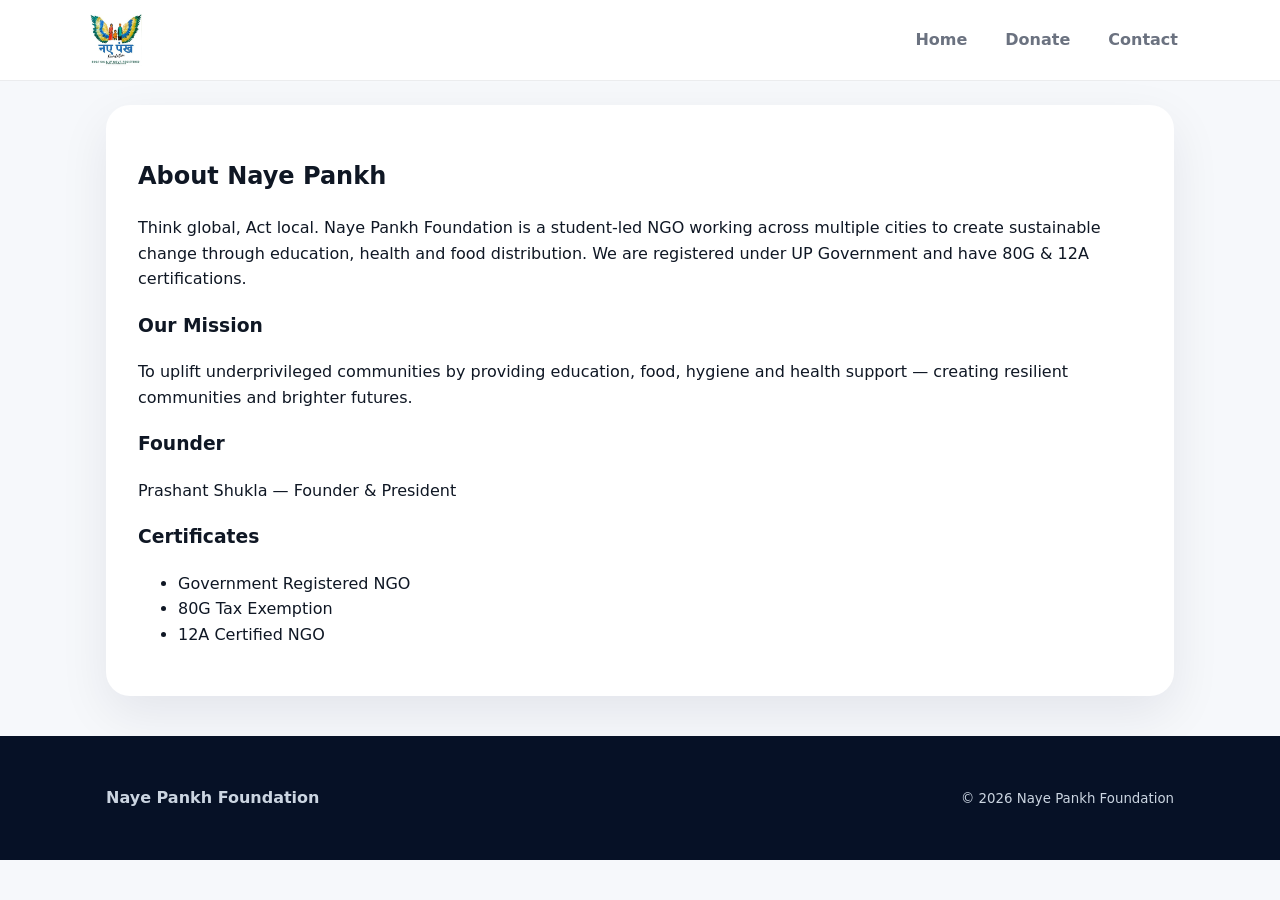
<file: about.html>
<!doctype html>
<html lang="en">
<head>
  <meta charset="utf-8" />
  <meta name="viewport" content="width=device-width, initial-scale=1" />
  <title>About — Naye Pankh</title>
  <link rel="stylesheet" href="css/styles.css">
</head>
<body>
  <header class="nav">
    <div class="container nav-inner">
      <div class="brand">
          <img class="logo" src="assets/logo.avif" alt="Naye Pankh Foundation">
      </div>
      <nav class="menu">
        <a href="index.html">Home</a>
        <a href="donate.html">Donate</a>
        <a href="contact.html">Contact</a>
      </nav>
    </div>
  </header>

  <main class="container">
    <section class="card">
      <h1>About Naye Pankh</h1>
      <p>Think global, Act local. Naye Pankh Foundation is a student-led NGO working across multiple cities to create sustainable change through education, health and food distribution. We are registered under UP Government and have 80G & 12A certifications.</p>
      <h3>Our Mission</h3>
      <p>To uplift underprivileged communities by providing education, food, hygiene and health support — creating resilient communities and brighter futures.</p>

      <h3>Founder</h3>
      <p>Prashant Shukla — Founder & President</p>

      <h3>Certificates</h3>
      <ul>
        <li>Government Registered NGO</li>
        <li>80G Tax Exemption</li>
        <li>12A Certified NGO</li>
      </ul>

    </section>
  </main>

  <footer class="site-footer">
    <div class="container footer-inner">
      <div>
        <h4>Naye Pankh Foundation</h4>
      </div>
      <div>
        <small>© 2026 Naye Pankh Foundation</small>
      </div>
    </div>
  </footer>
</body>
</html>
</file>
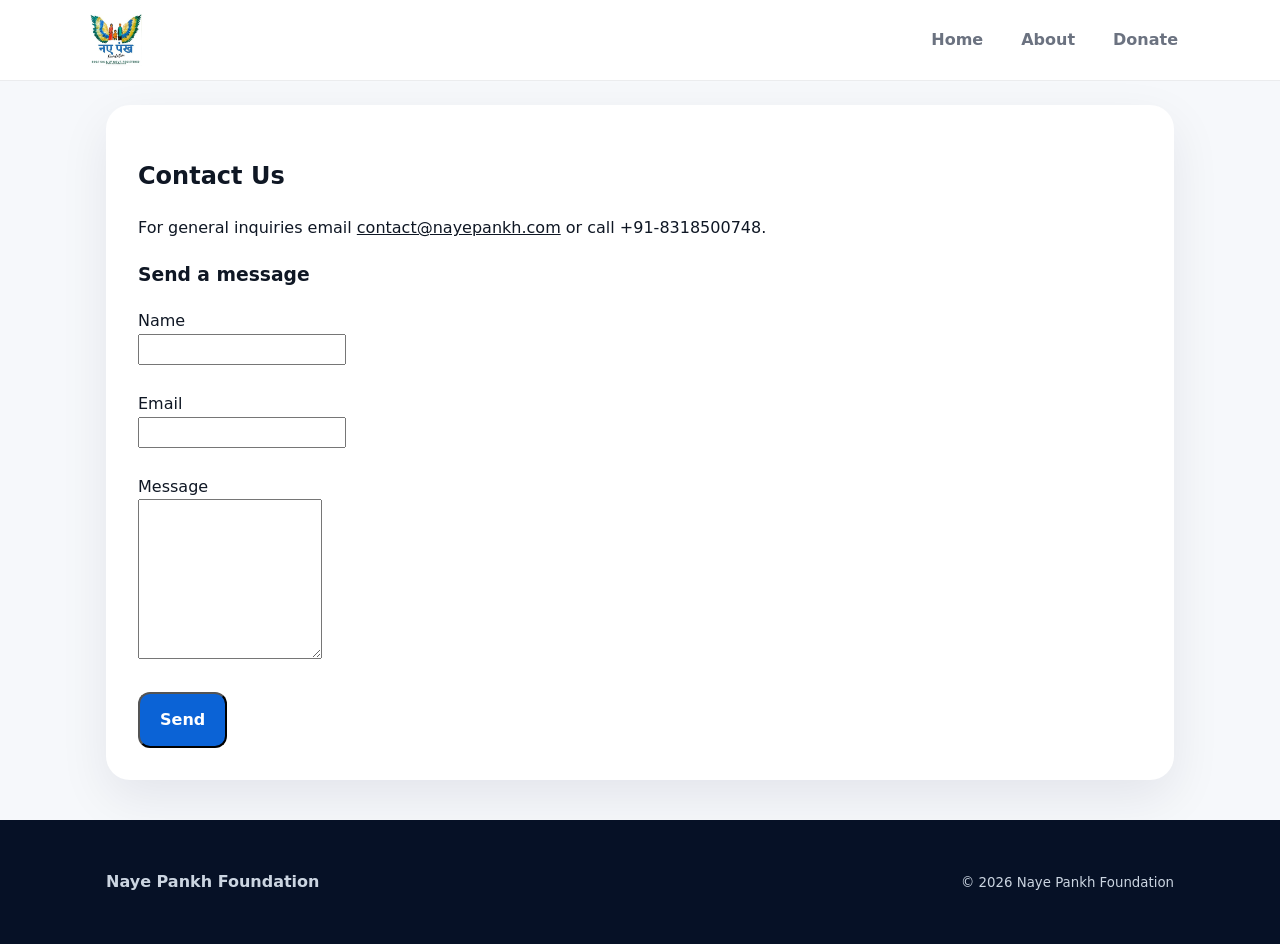
<file: contact.html>
<!doctype html>
<html lang="en">
<head>
  <meta charset="utf-8" />
  <meta name="viewport" content="width=device-width, initial-scale=1" />
  <title>Contact — Naye Pankh</title>
  <link rel="stylesheet" href="css/styles.css">
</head>
<body>
  <header class="nav">
    <div class="container nav-inner">
      <div class="brand">
          <img class="logo" src="assets/logo.avif" alt="Naye Pankh Foundation">
      </div>
      <nav class="menu">
        <a href="index.html">Home</a>
        <a href="about.html">About</a>
        <a href="donate.html">Donate</a>
      </nav>
    </div>
  </header>

  <main class="container">
    <section class="card">
      <h1>Contact Us</h1>
      <p>For general inquiries email <a href="mailto:contact@nayepankh.com">contact@nayepankh.com</a> or call +91-8318500748.</p>

      <h3>Send a message</h3>
      <form action="mailto:contact@nayepankh.com" method="post" enctype="text/plain">
        <label>Name<br><input type="text" name="name" required></label><br><br>
        <label>Email<br><input type="email" name="email" required></label><br><br>
        <label>Message<br><textarea name="message" rows="6" required></textarea></label><br><br>
        <button class="btn primary" type="submit">Send</button>
      </form>

    </section>
  </main>

  <footer class="site-footer">
    <div class="container footer-inner">
      <div>
        <h4>Naye Pankh Foundation</h4>
      </div>
      <div>
        <small>© 2026 Naye Pankh Foundation</small>
      </div>
    </div>
  </footer>
</body>
</html>
</file>
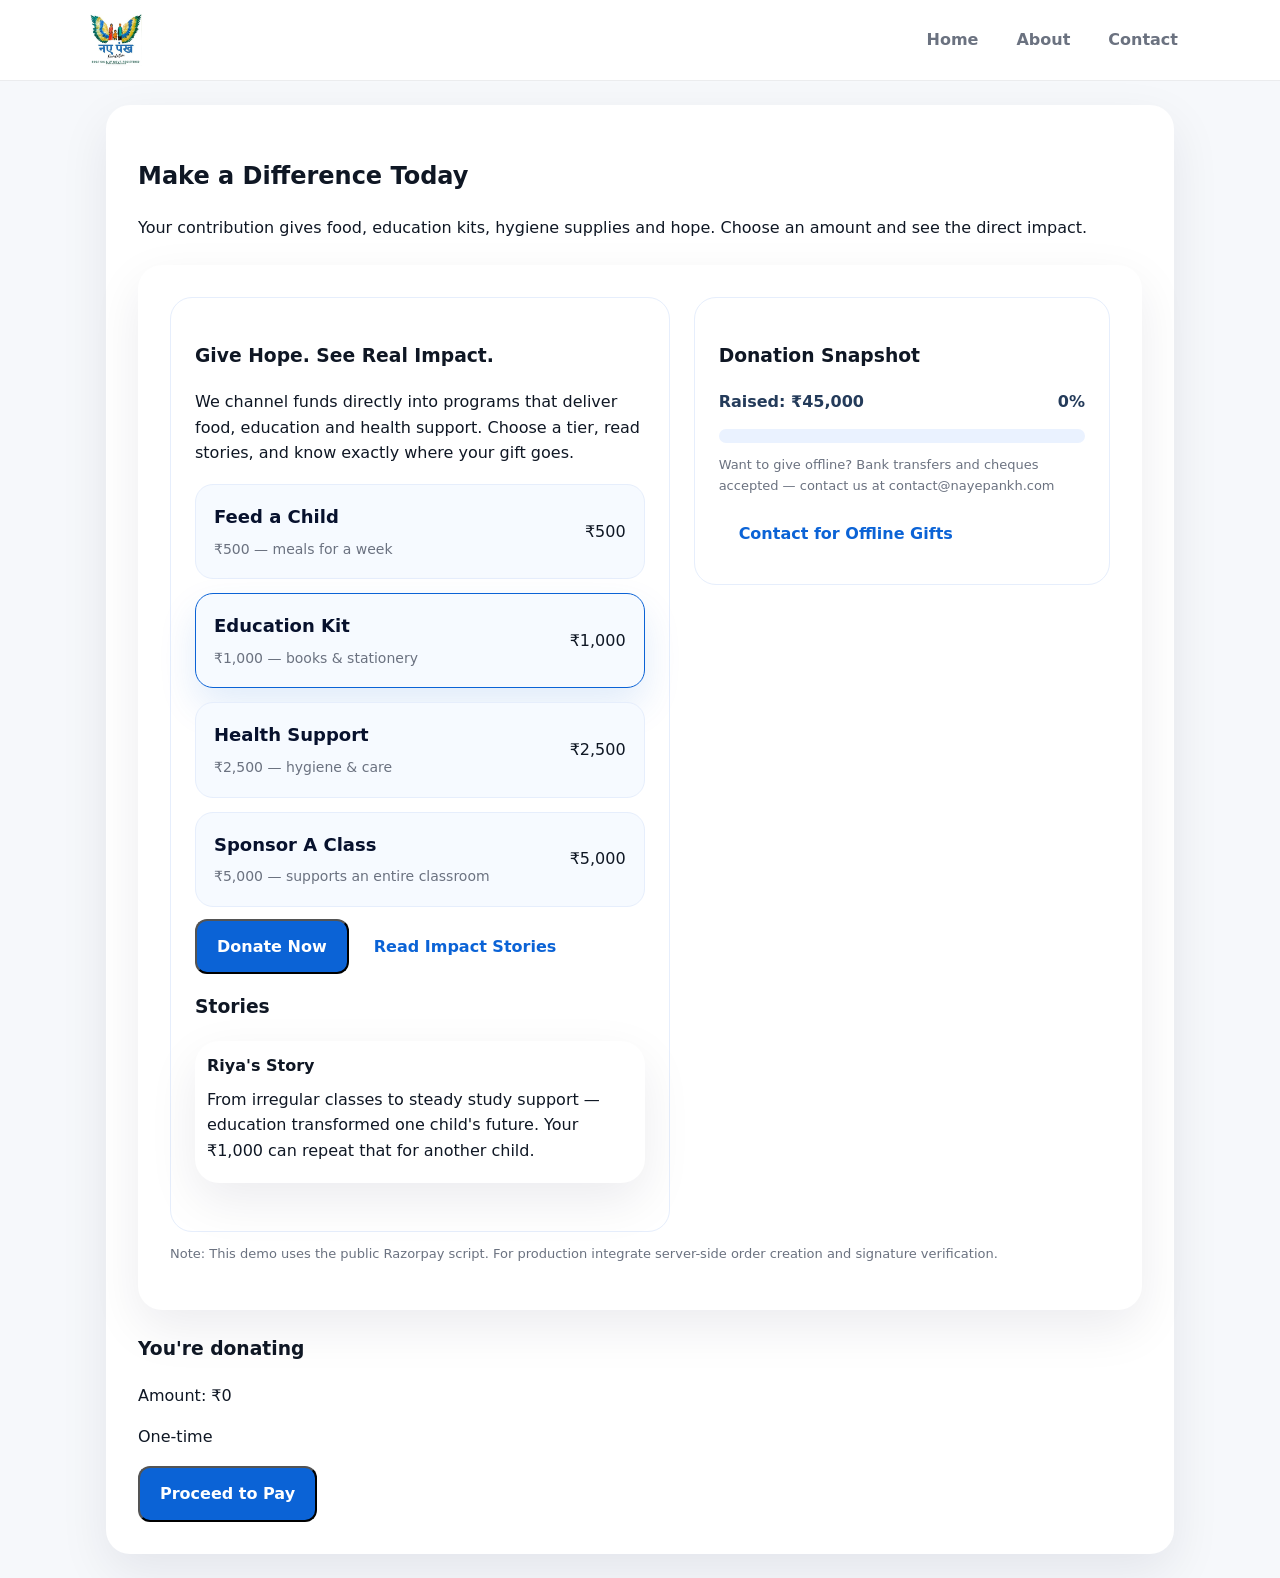
<file: donate.html>
<!doctype html>
<html lang="en">
<head>
  <meta charset="utf-8" />
  <meta name="viewport" content="width=device-width, initial-scale=1" />
  <title>Donate — Naye Pankh</title>
  <link rel="stylesheet" href="css/styles.css">
</head>
<body>
  <header class="nav">
    <div class="container nav-inner">
      <div class="brand">
          <img class="logo" src="assets/logo.avif" alt="Naye Pankh Foundation">
      </div>
      <nav class="menu">
        <a href="index.html">Home</a>
        <a href="about.html">About</a>
        <a href="contact.html">Contact</a>
      </nav>
    </div>
  </header>

  <main class="container">
    <section class="card">
      <div class="donate-hero">
        <div>
          <h1>Make a Difference Today</h1>
          <p>Your contribution gives food, education kits, hygiene supplies and hope. Choose an amount and see the direct impact.</p>
          <div class="donation-presets">
            <section class="card">
              <div class="donate-panel">
                <div class="donate-main">
                  <h1>Give Hope. See Real Impact.</h1>
                  <p>We channel funds directly into programs that deliver food, education and health support. Choose a tier, read stories, and know exactly where your gift goes.</p>

                  <div class="donate-tiers">
                    <div class="tier" data-amount="500"><div class="tier-info"><div class="tier-title">Feed a Child</div><div class="tier-desc">₹500 — meals for a week</div></div><div class="tier-amount">₹500</div></div>
                    <div class="tier suggested" data-amount="1000"><div class="tier-info"><div class="tier-title">Education Kit</div><div class="tier-desc">₹1,000 — books & stationery</div></div><div class="tier-amount">₹1,000</div></div>
                    <div class="tier" data-amount="2500"><div class="tier-info"><div class="tier-title">Health Support</div><div class="tier-desc">₹2,500 — hygiene & care</div></div><div class="tier-amount">₹2,500</div></div>
                    <div class="tier" data-amount="5000"><div class="tier-info"><div class="tier-title">Sponsor A Class</div><div class="tier-desc">₹5,000 — supports an entire classroom</div></div><div class="tier-amount">₹5,000</div></div>
                  </div>

                  <div style="margin-top:12px"><button id="payBtn" class="btn primary large">Donate Now</button> <a class="btn" href="#impact">Read Impact Stories</a></div>

                  <h3 style="margin-top:18px">Stories</h3>
                  <div class="card" style="padding:12px;margin-top:8px">
                    <strong>Riya's Story</strong>
                    <p style="margin:8px 0">From irregular classes to steady study support — education transformed one child's future. Your ₹1,000 can repeat that for another child.</p>
                  </div>
                </div>

                <aside class="donate-sidebar">
                  <div class="donate-sidebar-inner">
                    <h3>Donation Snapshot</h3>
                    <div class="progress-info"> <div>Raised: <span id="raisedAmount">₹45,000</span></div> <div class="progress-percent" id="progressPercent">0%</div></div>
                    <div class="progress-bar" role="progressbar" aria-valuemin="0" aria-valuemax="100" style="margin-top:6px"><div id="progressBarInner" class="progress-bar-inner" style="width:0%"></div></div>
                    <div style="margin-top:12px;font-size:13px;color:var(--muted)">Want to give offline? Bank transfers and cheques accepted — contact us at contact@nayepankh.com</div>
                    <div style="margin-top:12px"><a class="btn" href="contact.html">Contact for Offline Gifts</a></div>
                  </div>
                </aside>
              </div>
              <p style="margin-top:12px;color:var(--muted);font-size:13px">Note: This demo uses the public Razorpay script. For production integrate server-side order creation and signature verification.</p>
            </section>
        <h3>You're donating</h3>
        <p id="modalAmount">Amount: ₹0</p>
        <p id="modalFreq">One-time</p>
        <button id="modalPay" class="btn primary">Proceed to Pay</button>
      </div>
    </div>
  </main>

  <script src="https://checkout.razorpay.com/v1/checkout.js"></script>
  <script>
    // Replace this with your Razorpay key (test or live). For demo leave as placeholder and replace before testing.
    const RAZORPAY_KEY = 'REPLACE_WITH_RAZORPAY_KEY';
    document.getElementById('payBtn').addEventListener('click',()=>{
      let amount = document.querySelector('input[name="amount"]:checked')?.value;
      const custom = document.getElementById('custom-amt').value;
      if(custom) amount = custom;
      if(!amount){ alert('Choose or enter an amount'); return; }
      const amountPaise = parseInt(amount,10)*100;

      const options = {
        key: RAZORPAY_KEY,
        amount: amountPaise,
        currency: 'INR',
        name: 'Naye Pankh Foundation',
        description: 'Donation',
        prefill: { name: '', email: '' },
        handler: function (response){
          alert('Payment completed. Razorpay payment id: ' + response.razorpay_payment_id);
        },
        modal: {ondismiss: function(){ console.log('Checkout closed'); }}
      };
      const rzp = new Razorpay(options);
      rzp.open();
    });
  </script>

</body>
</html>
</file>
<file: css/styles.css>
﻿:root{
  --primary:#0b63d6;
  --accent:#0f8b70;
  --muted:#6b7280;
  --bg:#f6f8fb;
  --card:#ffffff;
  --border:#e6eefc;
  --shadow:0 18px 50px rgba(7,18,45,0.08);
}
*{box-sizing:border-box}
html{scroll-behavior:smooth}
body{font-family:Inter, system-ui, Arial, sans-serif;margin:0;background:var(--bg);color:#0f1724;line-height:1.6}
img{max-width:100%;display:block}
a{color:inherit}
button, input, textarea, select{font:inherit}
.container{max-width:1100px;margin:0 auto;padding:0 16px}
.topbar{background:#061126;color:#cbd5e1;font-size:13px;padding:10px 0}
.topbar .container{display:flex;justify-content:space-between;align-items:center;gap:16px;flex-wrap:wrap}
.topbar a{color:#dbeafe;text-decoration:none;margin-left:12px}
.nav{background:#fff;border-bottom:1px solid rgba(6,17,38,0.08);position:sticky;top:0;z-index:50}
.nav-inner{display:flex;align-items:center;justify-content:space-between;padding:14px 0;gap:18px}
.menu a.whatsapp{border:1px solid rgba(15,139,112,0.2);color:#0f8b70;background:rgba(15,139,112,0.08);padding-left:12px;padding-right:12px}
.whatsapp-icon{margin-right:8px;font-size:1rem}
.sticky-whatsapp{position:fixed;right:18px;bottom:76px;background:#25d366;color:#fff;padding:12px 18px;border-radius:999px;box-shadow:0 18px 40px rgba(37,211,102,0.24);text-decoration:none;font-weight:700;z-index:61}
.sticky-whatsapp:hover{background:#1ebe5a}
.sticky-donate{position:fixed;right:18px;bottom:18px;background:var(--primary);color:#fff;padding:14px 18px;border-radius:999px;box-shadow:0 18px 40px rgba(11,99,214,0.24);text-decoration:none;font-weight:700;z-index:60}
.brand{font-weight:700;color:var(--primary);display:flex;align-items:center;gap:12px}
.logo{height:52px}
.menu{display:flex;align-items:center;gap:14px;flex-wrap:wrap}
.menu a{padding:10px 12px;border-radius:10px;text-decoration:none;color:var(--muted);font-weight:600;transition:all .2s ease}
.menu a:hover{background:#f2f7ff;color:var(--primary)}
.menu a.whatsapp{border:1px solid rgba(15,139,112,0.2);color:#0f8b70;background:rgba(15,139,112,0.06)}
.menu a.donate{background:linear-gradient(90deg,var(--primary),#0a4fc3);color:#fff}
.hero{position:relative;padding:80px 0;background-image:linear-gradient(rgba(7,18,45,0.7),rgba(7,18,45,0.85)),url('../assets/hero.jpg');background-size:cover;background-position:center;color:#fff}
.hero-inner{display:grid;grid-template-columns:1.2fr 0.8fr;gap:32px;align-items:start}
.hero-copy{max-width:560px}
.hero h1{font-size:48px;margin:0 0 18px;line-height:1.05;letter-spacing:-0.03em;text-shadow:0 18px 40px rgba(0,0,0,0.16)}
.hero p{color:rgba(255,255,255,0.88);font-size:1.05rem;margin:0 0 24px;max-width:580px}
.btn{display:inline-flex;align-items:center;justify-content:center;padding:13px 20px;border-radius:12px;background:#fff;color:var(--primary);text-decoration:none;font-weight:700;transition:transform .2s ease, box-shadow .2s ease}
.btn:hover{transform:translateY(-1px);box-shadow:0 14px 40px rgba(7,18,45,0.12)}
.btn.primary{background:var(--primary);color:#fff}
.hero-ctas .btn{margin-right:14px;margin-bottom:8px}
.stats{display:grid;grid-template-columns:repeat(2,minmax(0,1fr));gap:14px;margin-top:24px;list-style:none;padding:0}
.stats li{background:rgba(255,255,255,0.12);padding:18px 20px;border-radius:16px;backdrop-filter:blur(10px);border:1px solid rgba(255,255,255,0.15);box-shadow:inset 0 1px 0 rgba(255,255,255,0.12)}
.stats strong{display:block;font-size:26px;font-weight:800;margin-bottom:6px}
.stats span{font-size:14px;color:rgba(255,255,255,0.9)}
.card{background:var(--card);padding:32px;margin:24px 0;border-radius:24px;box-shadow:var(--shadow);}
.section-header{display:flex;flex-direction:column;gap:12px;margin-bottom:18px}
.section-header h2{margin:0;font-size:32px;color:#07112d}
.section-header p{margin:0;color:var(--muted);max-width:780px}
.trust-certs .cert-grid{display:grid;grid-template-columns:repeat(auto-fit,minmax(240px,1fr));gap:18px;margin-top:18px}
.certificate-grid .certificate-card{background:#fff;border-radius:24px;overflow:hidden;border:1px solid var(--border);box-shadow:var(--shadow);transition:transform .2s ease,box-shadow .2s ease}
.certificate-grid .certificate-card:hover{transform:translateY(-4px);box-shadow:0 22px 50px rgba(11,99,214,0.12)}
.certificate-card img{width:100%;height:200px;object-fit:cover}
.certificate-card-info{padding:20px}
.certificate-card-info h3{margin:0 0 10px;color:var(--primary)}
.certificate-card-info p{margin:0;color:var(--muted)}
.about-grid{display:grid;grid-template-columns:repeat(auto-fit,minmax(220px,1fr));gap:18px}
.about-card{background:#fff;border-radius:20px;border:1px solid var(--border);padding:24px;transition:transform .25s ease,box-shadow .25s ease}
.about-card:hover{transform:translateY(-4px);box-shadow:0 18px 30px rgba(11,99,214,0.08)}
.about-card h3{margin:0 0 12px;color:var(--primary)}
.programs .grid{display:grid;grid-template-columns:repeat(auto-fit,minmax(240px,1fr));gap:20px}
.programs article{background:#fff;padding:0;border-radius:22px;overflow:hidden;border:1px solid var(--border);transition:transform .2s ease,box-shadow .2s ease}
.programs article:hover{transform:translateY(-4px);box-shadow:0 18px 40px rgba(11,99,214,0.08)}
.programs .card-media{width:100%;height:240px;object-fit:cover}
.programs .card-body{padding:22px}
.programs h3{margin:0 0 12px;color:var(--primary)}
.programs p{color:var(--muted);margin:0}
.success-grid{display:grid;grid-template-columns:repeat(auto-fit,minmax(240px,1fr));gap:18px}
.success-card{background:#fff;border:1px solid var(--border);border-radius:22px;overflow:hidden;transition:transform .2s ease,box-shadow .2s ease}
.success-card:hover{transform:translateY(-4px);box-shadow:0 18px 40px rgba(11,99,214,0.08)}
.success-card img{width:100%;height:220px;object-fit:cover}
.success-card h3{margin:18px 0 10px;color:var(--primary)}
.success-card p{color:var(--muted);margin:0 0 18px;padding:0 22px 22px}
.before-after-grid{display:grid;grid-template-columns:1fr 1fr;gap:18px;margin-top:24px}
.before-after-card{background:#f6faff;border-radius:20px;border:1px solid rgba(11,99,214,0.12);padding:24px}
.before-after-card h3{margin-top:0;color:var(--primary)}
.before-after-card ul{list-style:none;padding:0;margin:18px 0 0;display:grid;gap:12px}
.before-after-card li{background:#fff;padding:14px 16px;border-radius:14px;border:1px solid var(--border);color:var(--muted)}
.gallery-filters{display:flex;flex-wrap:wrap;gap:10px;margin-bottom:20px}
.filter-btn{background:#fff;border:1px solid var(--border);color:var(--primary);padding:11px 18px;border-radius:999px;cursor:pointer;font-weight:700;transition:all .2s ease}
.filter-btn:hover{background:var(--primary);color:#fff;border-color:var(--primary)}
.filter-btn.active{background:var(--primary);color:#fff;border-color:var(--primary)}
.gallery-grid{display:grid;grid-template-columns:repeat(auto-fit,minmax(220px,1fr));grid-auto-rows:minmax(180px,auto);gap:16px;grid-auto-flow:dense}
.gallery-card{position:relative;overflow:hidden;border-radius:24px;border:1px solid var(--border);transition:transform .25s ease,box-shadow .25s ease}
.gallery-card:hover{transform:translateY(-3px);box-shadow:0 18px 36px rgba(11,99,214,0.12)}
.gallery-card img{width:100%;height:100%;object-fit:cover}
.gallery-caption{position:absolute;left:0;right:0;bottom:0;padding:16px 18px;background:linear-gradient(180deg,transparent,rgba(0,0,0,0.55));color:#fff;font-weight:700}
.volunteer-layout{display:grid;grid-template-columns:1.1fr 0.9fr;gap:24px;align-items:start}
.timeline{display:grid;gap:18px}
.timeline-step{display:flex;gap:16px;align-items:flex-start;background:#fff;border:1px solid var(--border);padding:20px;border-radius:18px;transition:transform .2s ease,box-shadow .2s ease;opacity:0;transform:translateY(20px)}
.timeline-step.visible{opacity:1;transform:translateY(0)}
.step-number{display:flex;align-items:center;justify-content:center;width:44px;height:44px;border-radius:50%;background:var(--primary);color:#fff;font-weight:800}
.application-form{background:#f8fbff;border:1px solid var(--border);border-radius:22px;padding:24px}
.application-form h3{margin-top:0;color:var(--primary)}
.application-form label{display:block;font-weight:700;color:#243b5a;margin:14px 0 6px}
.application-form input,
.application-form textarea,
.application-form select{width:100%;padding:14px 16px;border:1px solid var(--border);border-radius:14px;background:#fff;outline:none;transition:border-color .2s ease}
.application-form input:focus,
.application-form textarea:focus,
.application-form select:focus{border-color:var(--primary)}
.application-form textarea{resize:vertical}
.application-form button{margin-top:18px;width:100%}
.donate-panel{display:grid;grid-template-columns:1.2fr 1fr;gap:24px;align-items:start}
.donate-main{background:#fff;border-radius:22px;border:1px solid var(--border);padding:24px}
.donate-tiers{display:grid;gap:14px;margin-top:18px}
.tier{display:flex;justify-content:space-between;align-items:center;padding:18px;border-radius:18px;background:#f6faff;border:1px solid var(--border);cursor:pointer;transition:transform .2s ease,border-color .2s ease,box-shadow .2s ease}
.tier:hover{transform:translateY(-2px);border-color:var(--primary);box-shadow:0 14px 30px rgba(11,99,214,0.08)}
.tier .tier-title{font-size:18px;font-weight:800;color:#07112d}
.tier-desc{color:var(--muted);margin-top:6px;font-size:14px}
.tier.suggested{border-color:var(--primary);box-shadow:0 18px 38px rgba(11,99,214,0.12)}
.donate-action-row{display:flex;gap:14px;flex-wrap:wrap;margin-top:22px}
.donation-quote{margin-top:20px;font-style:italic;color:var(--muted);background:#f3f8ff;padding:16px;border-radius:18px;border-left:4px solid var(--primary)}
.donate-sidebar{background:#fff;border-radius:22px;border:1px solid var(--border);padding:24px}
.progress-info{display:flex;justify-content:space-between;align-items:center;font-weight:700;color:#243b5a;margin-bottom:14px}
.progress-wrap{background:#eef5ff;border-radius:16px;padding:10px}
.progress-bar{background:#eaf2ff;border-radius:999px;height:14px;overflow:hidden}
.progress-bar-inner{height:14px;background:linear-gradient(90deg,var(--primary),#0a4fc3);width:0%;transition:width 1s ease}
.impact-metrics{display:grid;grid-template-columns:repeat(auto-fit,minmax(140px,1fr));gap:12px;margin-top:18px}
.impact-metrics .metric{background:#f6fbff;padding:16px;border-radius:16px;border:1px solid var(--border);text-align:center}
.metric strong{display:block;font-size:22px;color:var(--primary);margin-bottom:6px}
.media-grid{display:grid;grid-template-columns:repeat(auto-fit,minmax(180px,1fr));gap:14px}
.media-badge{display:flex;align-items:center;gap:12px;padding:16px;border-radius:18px;border:1px solid var(--border);background:#fff}
.media-badge img{height:36px;object-fit:contain}
.awards-grid{display:grid;grid-template-columns:repeat(auto-fit,minmax(220px,1fr));gap:14px;margin-top:20px}
.award-card{background:#fff;border:1px solid var(--border);border-radius:18px;padding:22px;color:var(--primary);font-weight:700;text-align:center}
.report-list{display:grid;grid-template-columns:repeat(auto-fit,minmax(220px,1fr));gap:14px;margin-top:18px}
.report-card{display:flex;justify-content:space-between;align-items:center;padding:18px;border-radius:18px;text-decoration:none;color:var(--primary);font-weight:700;background:#fff;border:1px solid var(--border)}
.report-card span{background:#e6f0ff;color:var(--primary);border-radius:999px;padding:6px 12px;font-size:13px}
.transparency-list{display:grid;gap:12px;padding-left:0;margin:0;color:var(--muted)}
.transparency-list li{background:#f6fbff;padding:16px;border-radius:18px;border:1px solid var(--border)}
.contact-grid{display:grid;grid-template-columns:repeat(auto-fit,minmax(180px,1fr));gap:18px;margin-top:18px}
.contact-grid div{background:#fff;border-radius:18px;padding:22px;border:1px solid var(--border)}
.site-footer{background:#061126;color:#cbd5e1;padding:28px 0;margin-top:40px}
.footer-inner{display:flex;justify-content:space-between;align-items:center;gap:16px;flex-wrap:wrap}
.footer-links{display:flex;flex-wrap:wrap;gap:12px}
.footer-links a{color:#cbd5e1;text-decoration:none}
.sticky-donate{position:fixed;right:18px;bottom:18px;background:var(--primary);color:#fff;padding:14px 18px;border-radius:999px;box-shadow:0 18px 40px rgba(11,99,214,0.24);text-decoration:none;font-weight:700;z-index:60}
.animate-up{opacity:0;transform:translateY(24px);transition:opacity .8s ease,transform .8s ease}
.animate-up.visible{opacity:1;transform:translateY(0)}
@media(max-width:960px){
  .hero-inner{grid-template-columns:1fr}
  .hero h1{font-size:38px}
  .hero p{font-size:1rem}
  .nav-inner{flex-direction:column;align-items:flex-start}
  .donate-panel{grid-template-columns:1fr}
  .volunteer-layout{grid-template-columns:1fr}
}
@media(max-width:700px){
  .topbar .container{flex-direction:column;align-items:flex-start}
  .stats{grid-template-columns:1fr}
  .about-grid,.success-grid,.before-after-grid,.gallery-grid,.volunteer-layout,.impact .success-grid,.report-list,.awards-grid{grid-template-columns:1fr}
  .hero{padding:60px 0}
  .hero h1{font-size:30px}
  .hero p{font-size:0.98rem}
  .menu{gap:10px}
  .sticky-donate{right:12px;bottom:12px}
}
</file>
